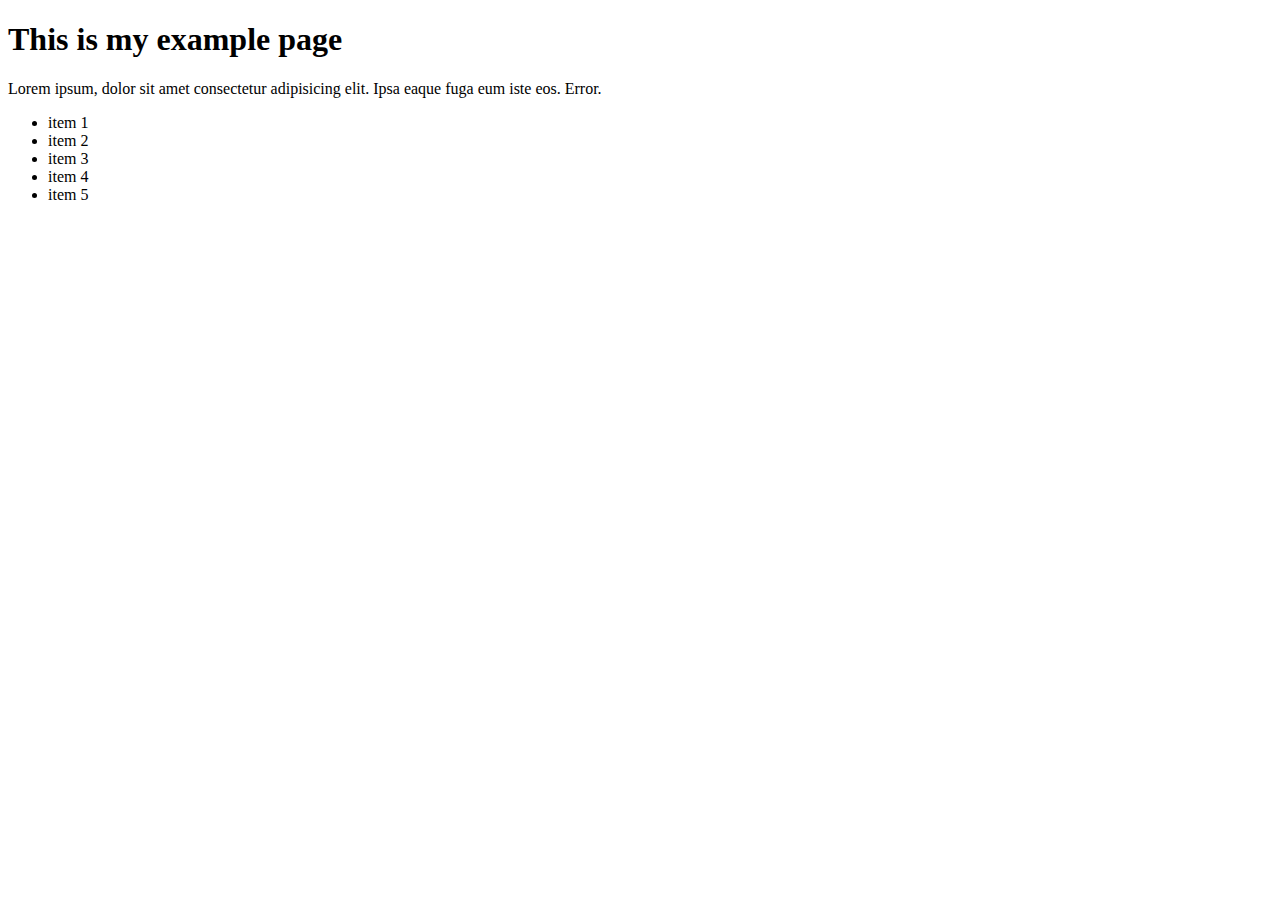
<file: week_5/index.html>
<!DOCTYPE html>
<html lang="en">
<head>
    <meta charset="UTF-8">
    <meta http-equiv="X-UA-Compatible" content="IE=edge">
    <meta name="viewport" content="width=device-width, initial-scale=1.0">
    <title>DOM live-coding</title>
</head>
<body>
    <h1>This is my example page</h1>
    <p>Lorem ipsum, dolor sit amet consectetur adipisicing elit. Ipsa eaque fuga eum iste eos. Error.
    </p>
    <ul>
        <li>item 1</li>
        <li>item 2</li>
        <li>item 3</li>
        <li>item 4</li>
        <li>item 5</li>
    </ul>
    <script src="script.js"></script>
</body>
</html>
</file>
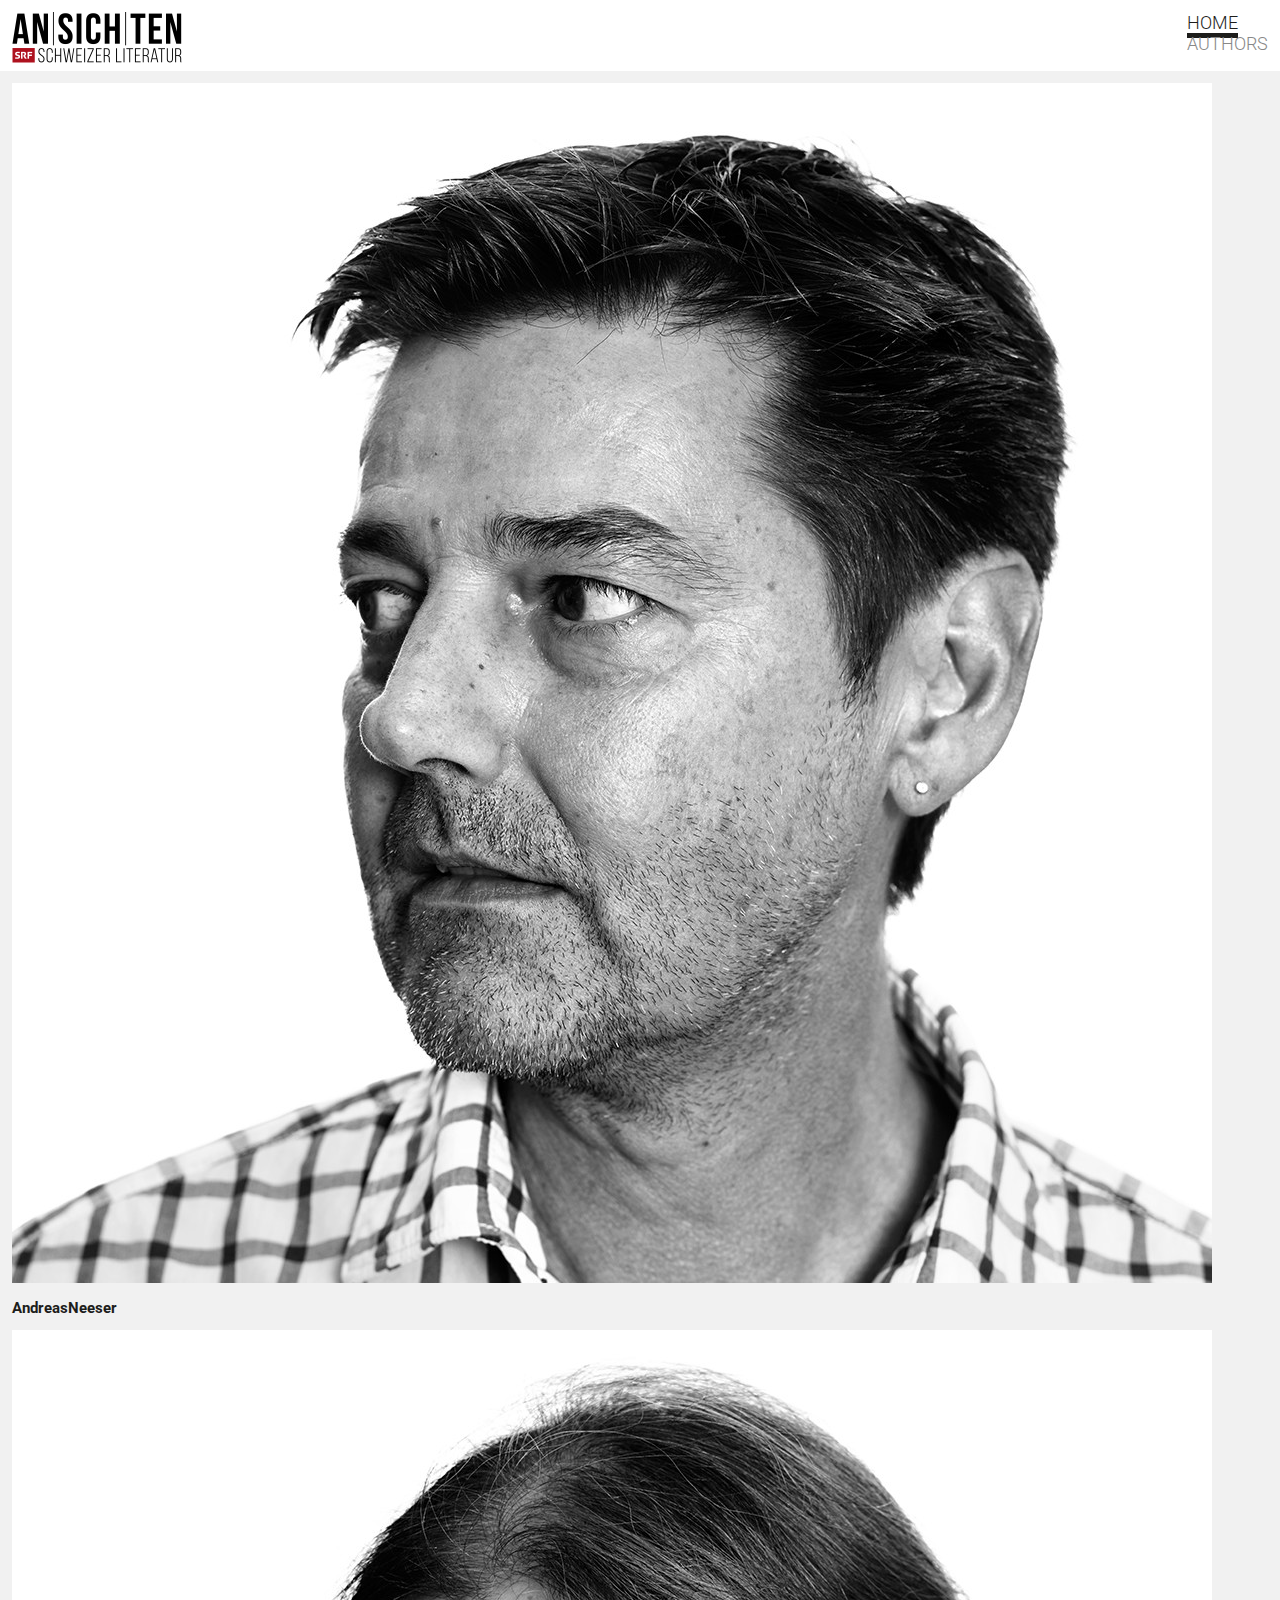
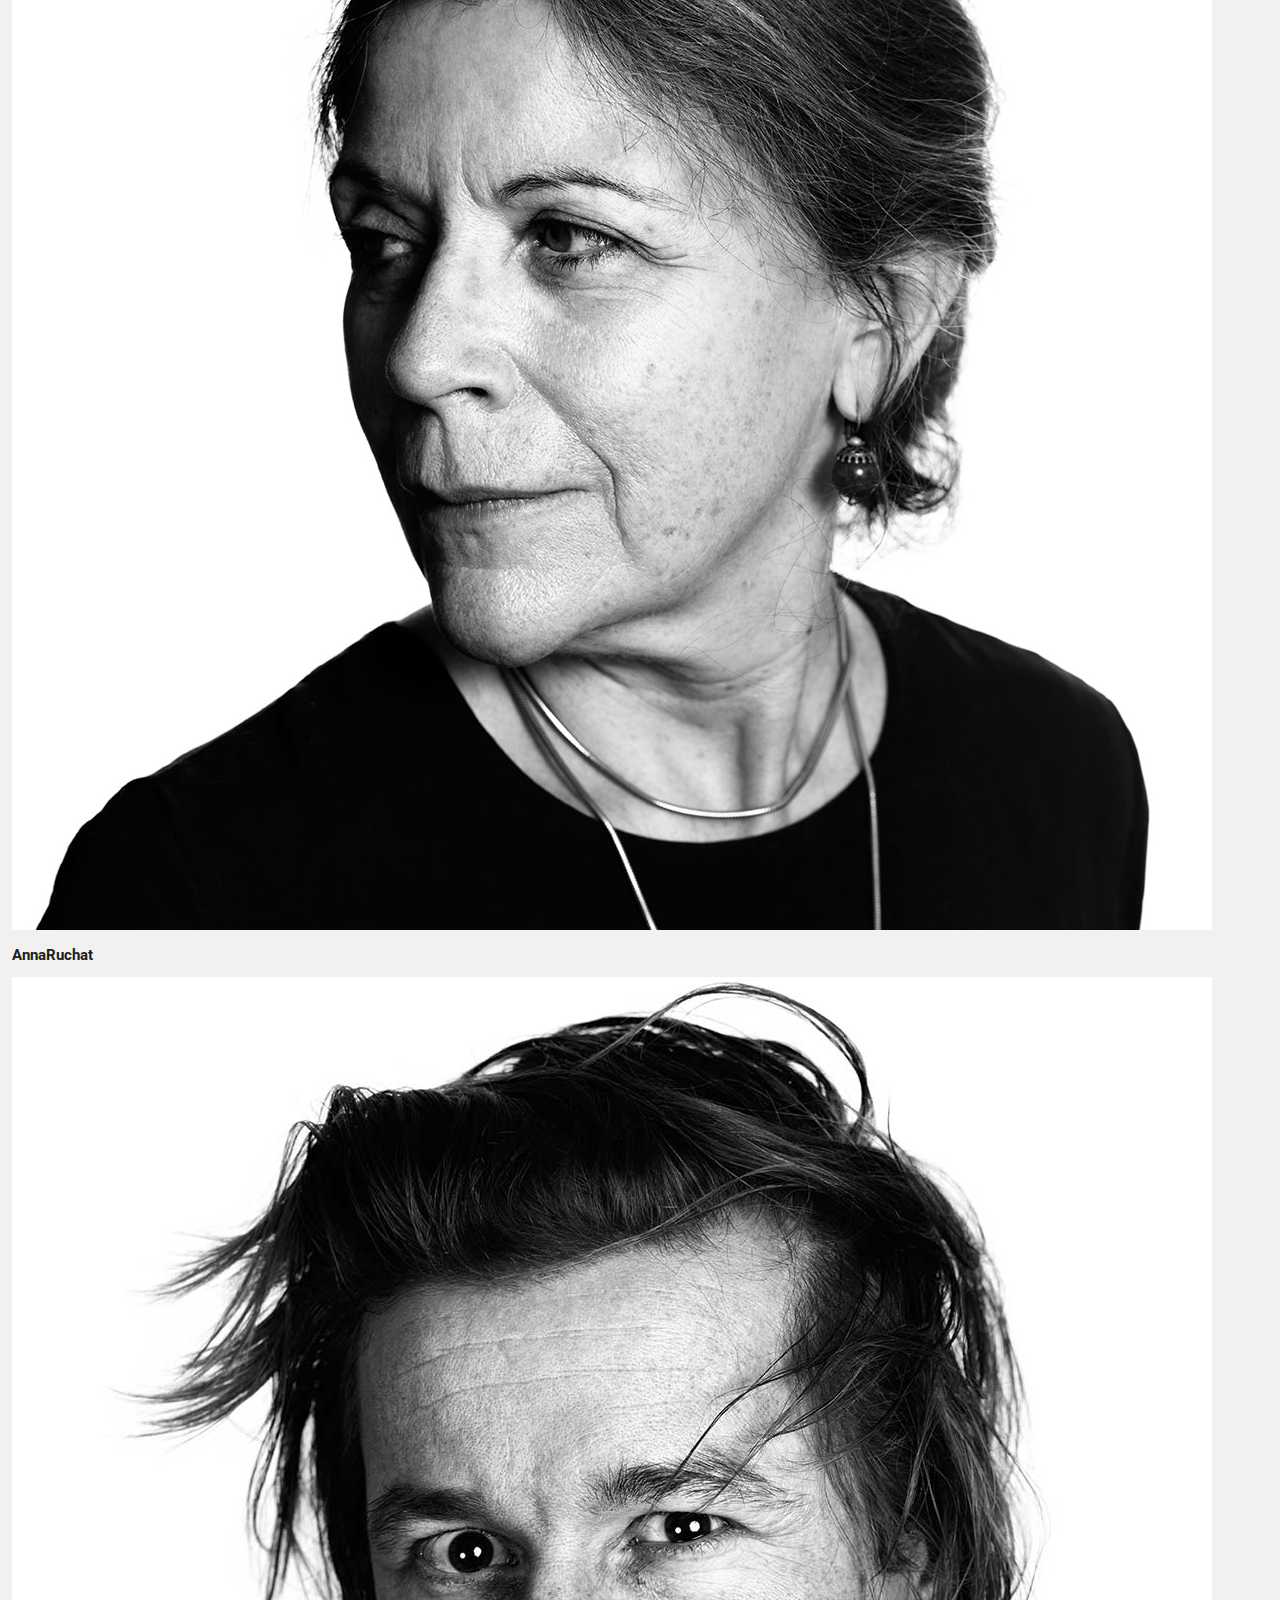
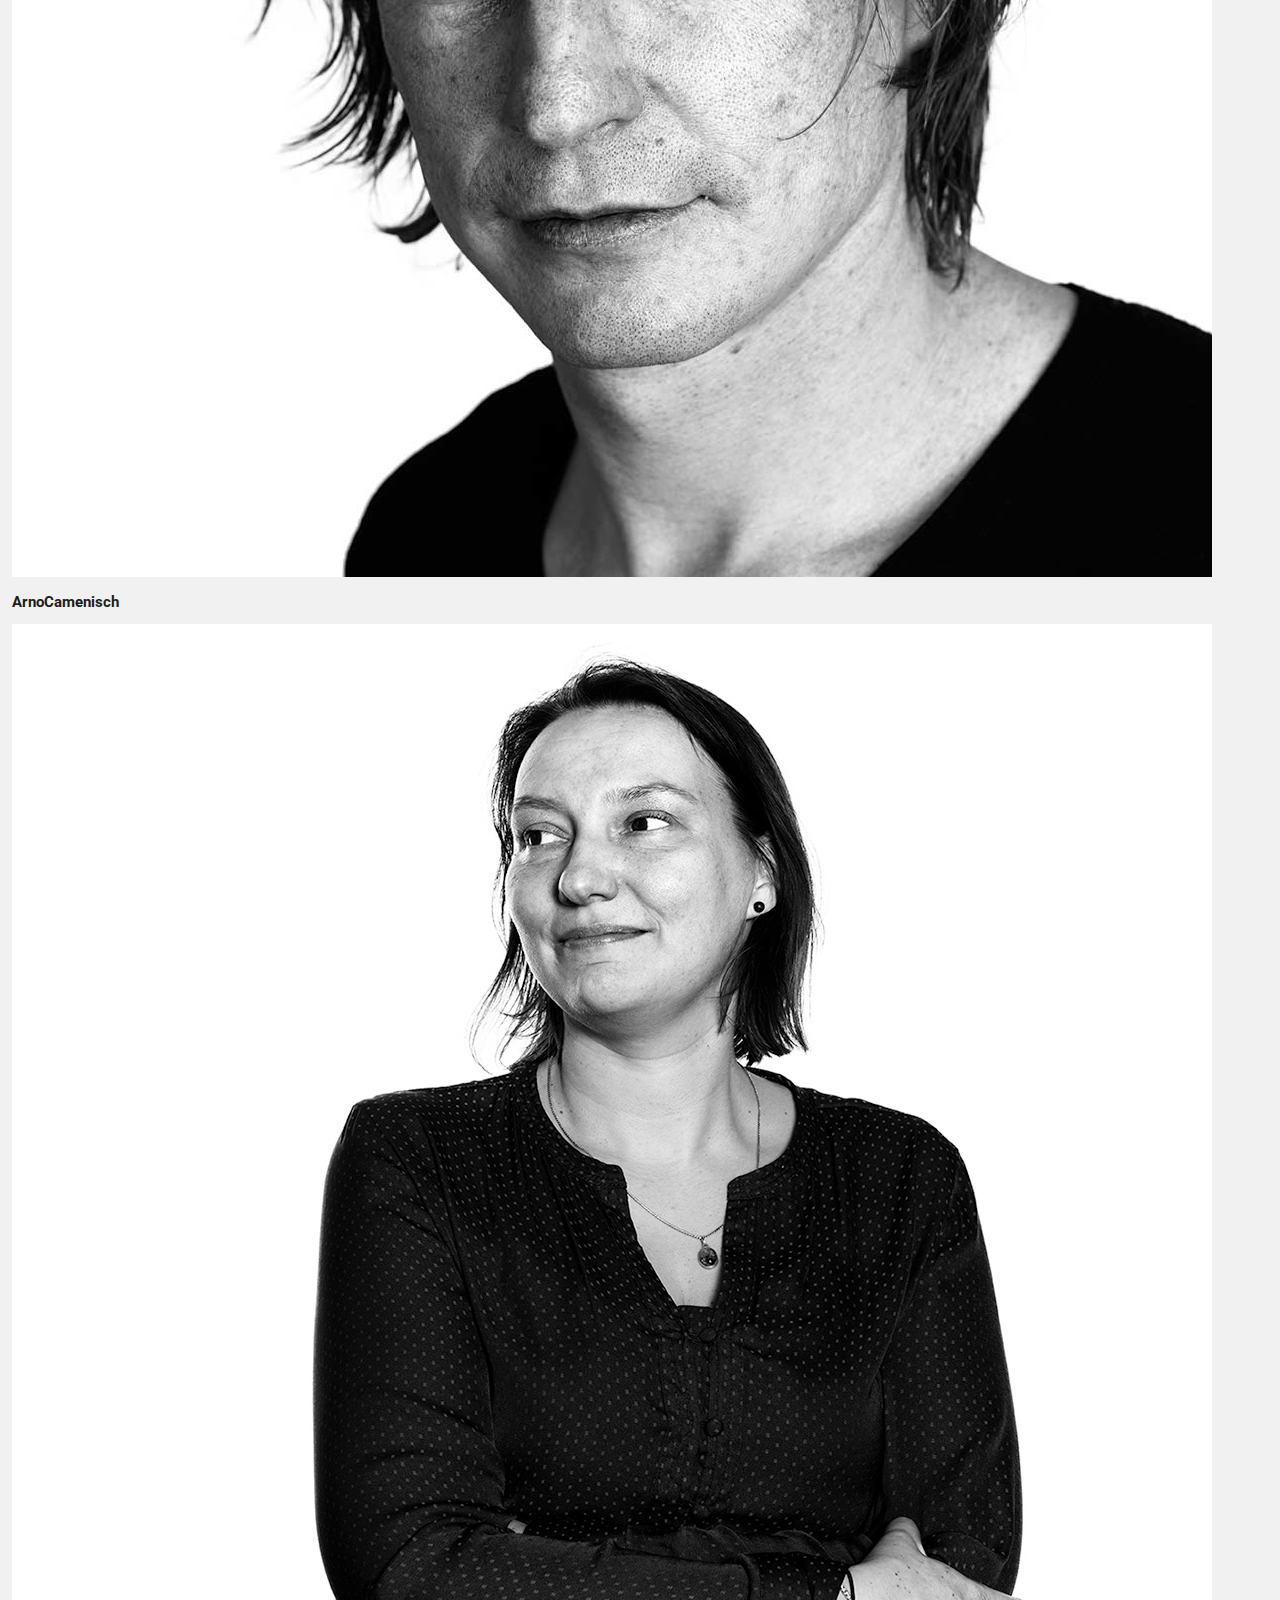
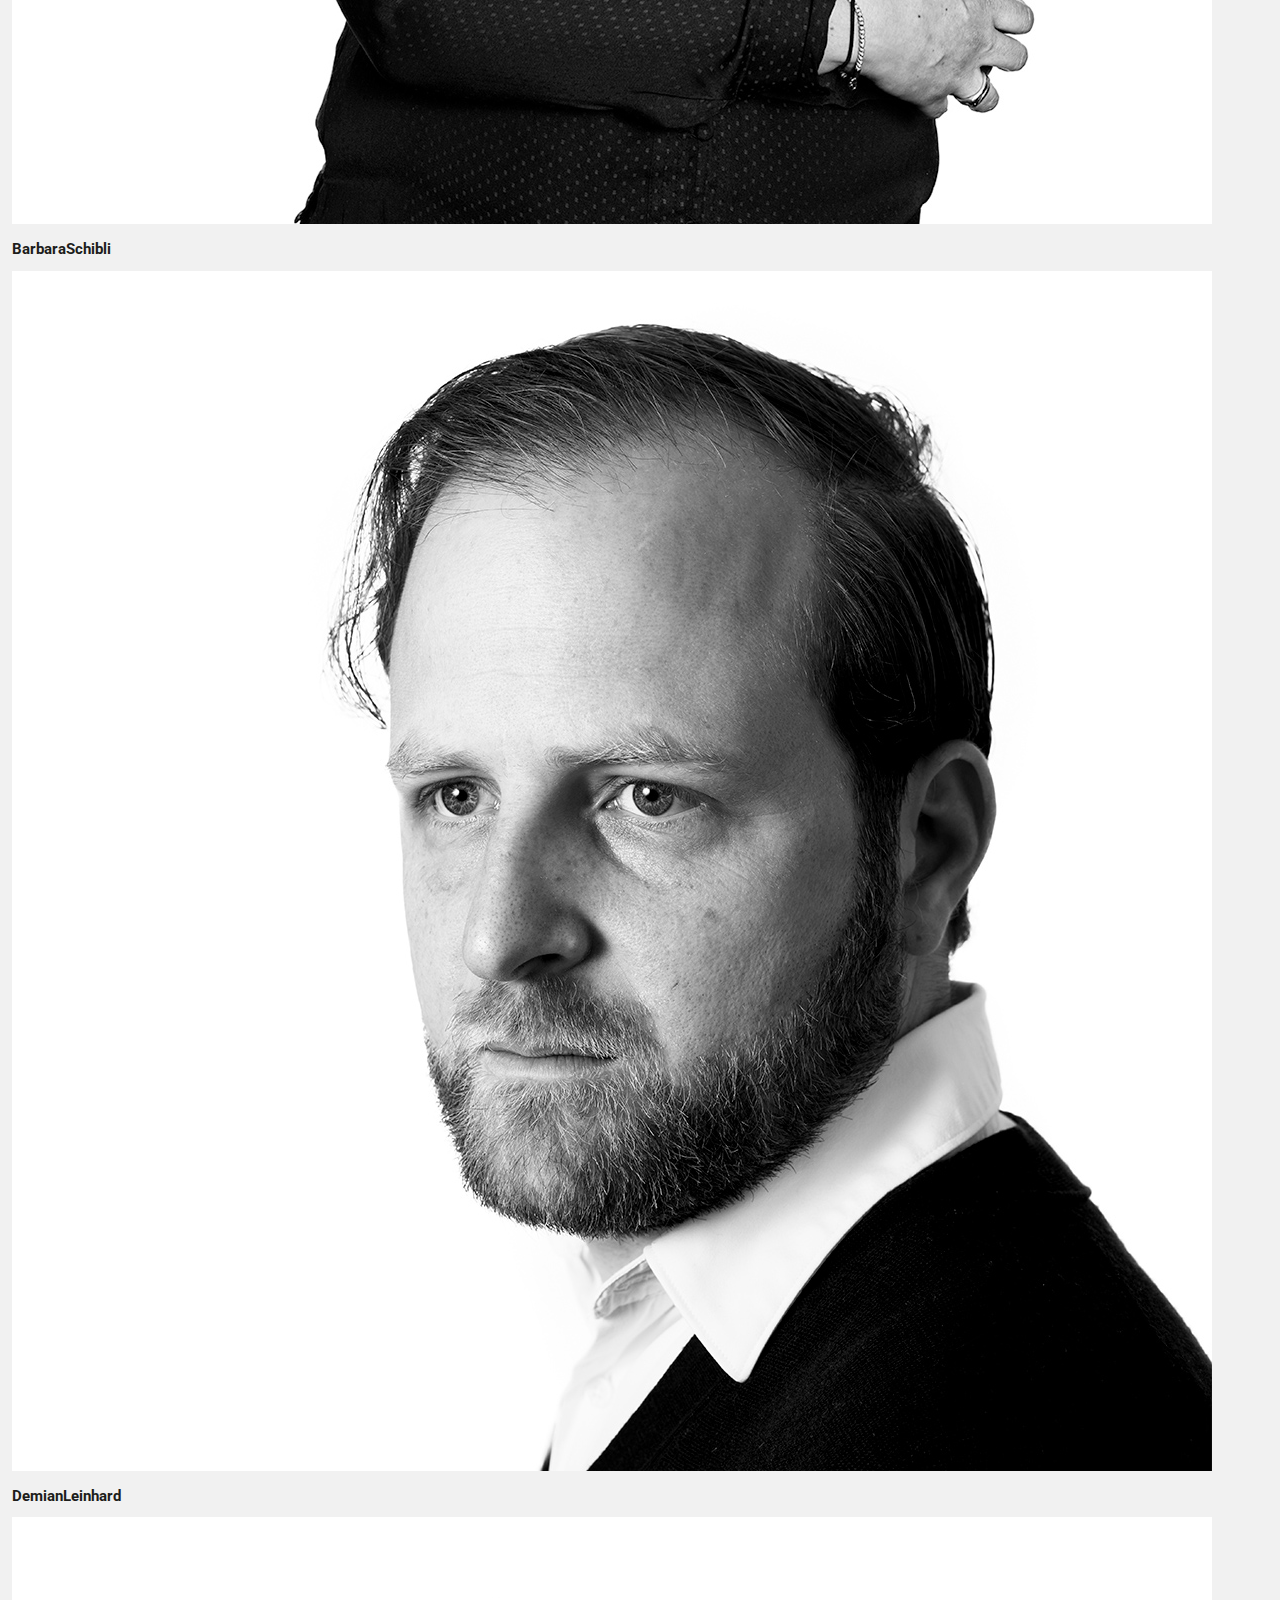
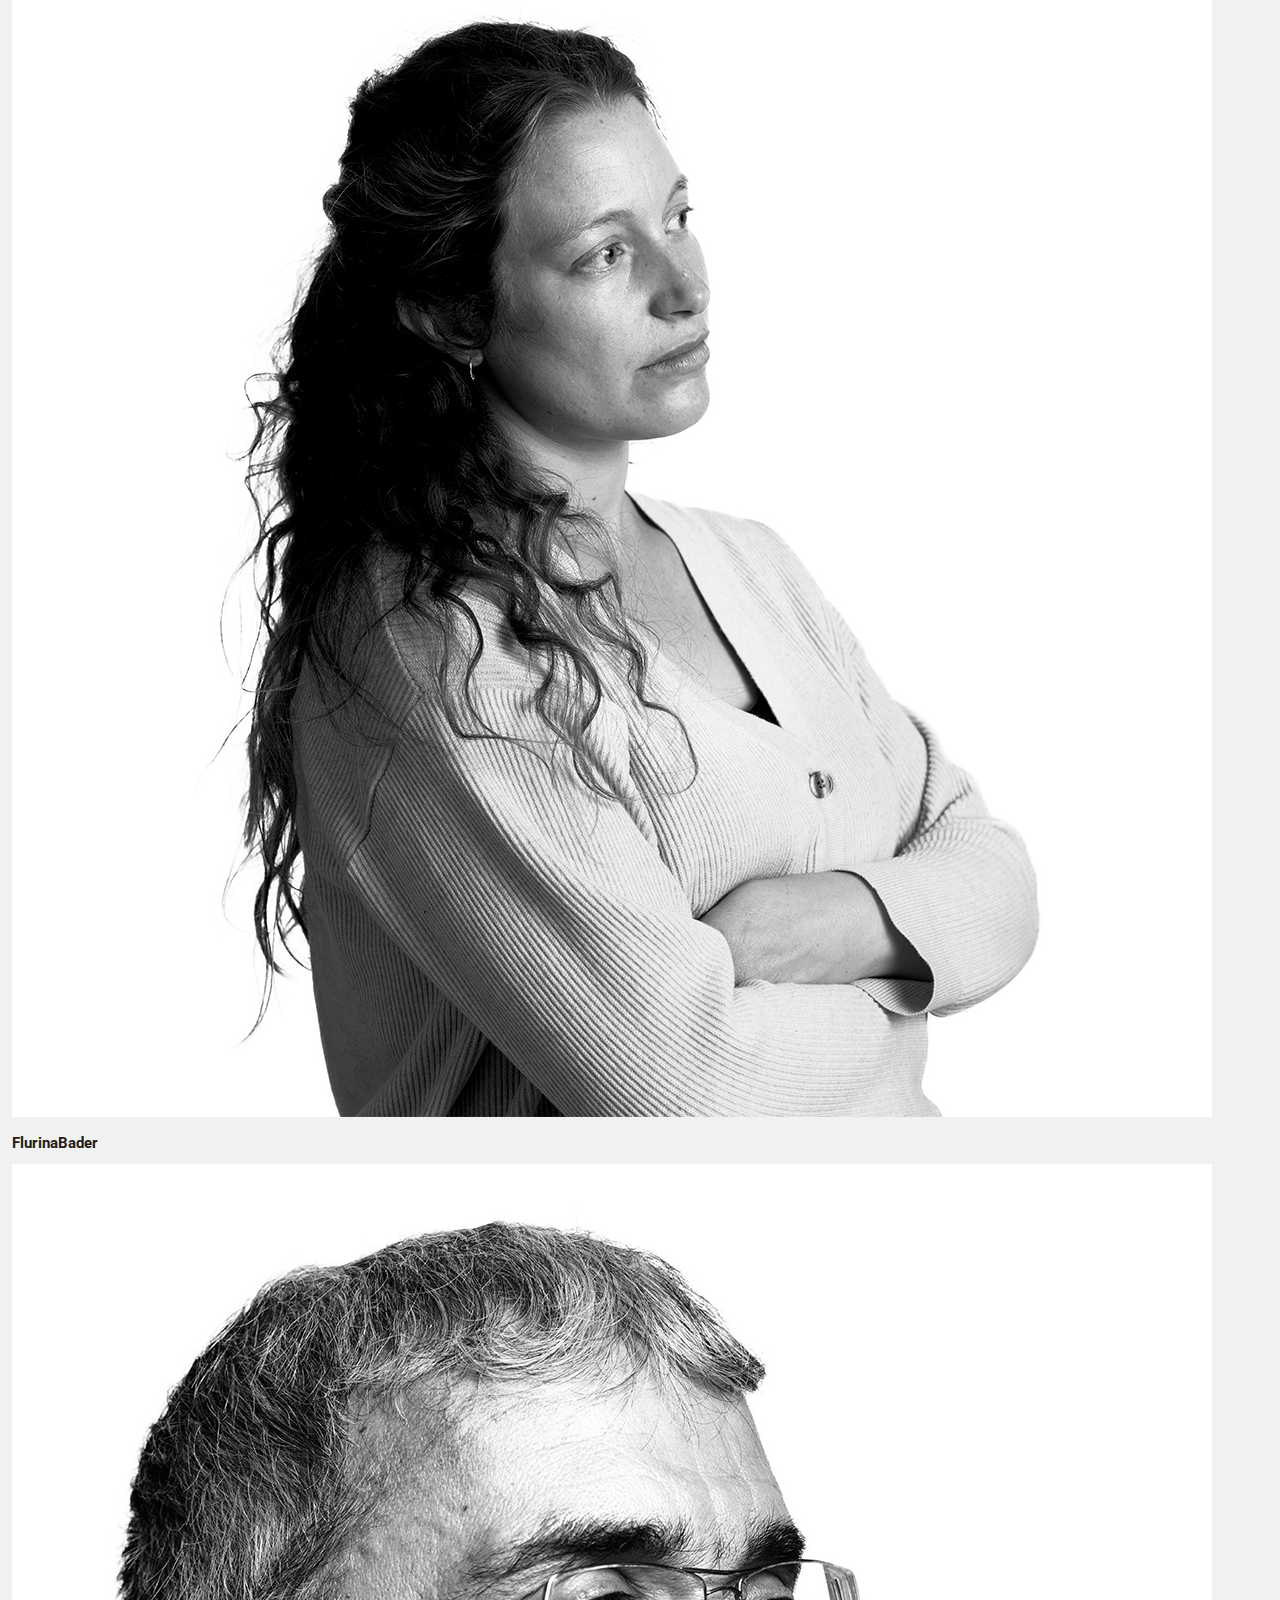
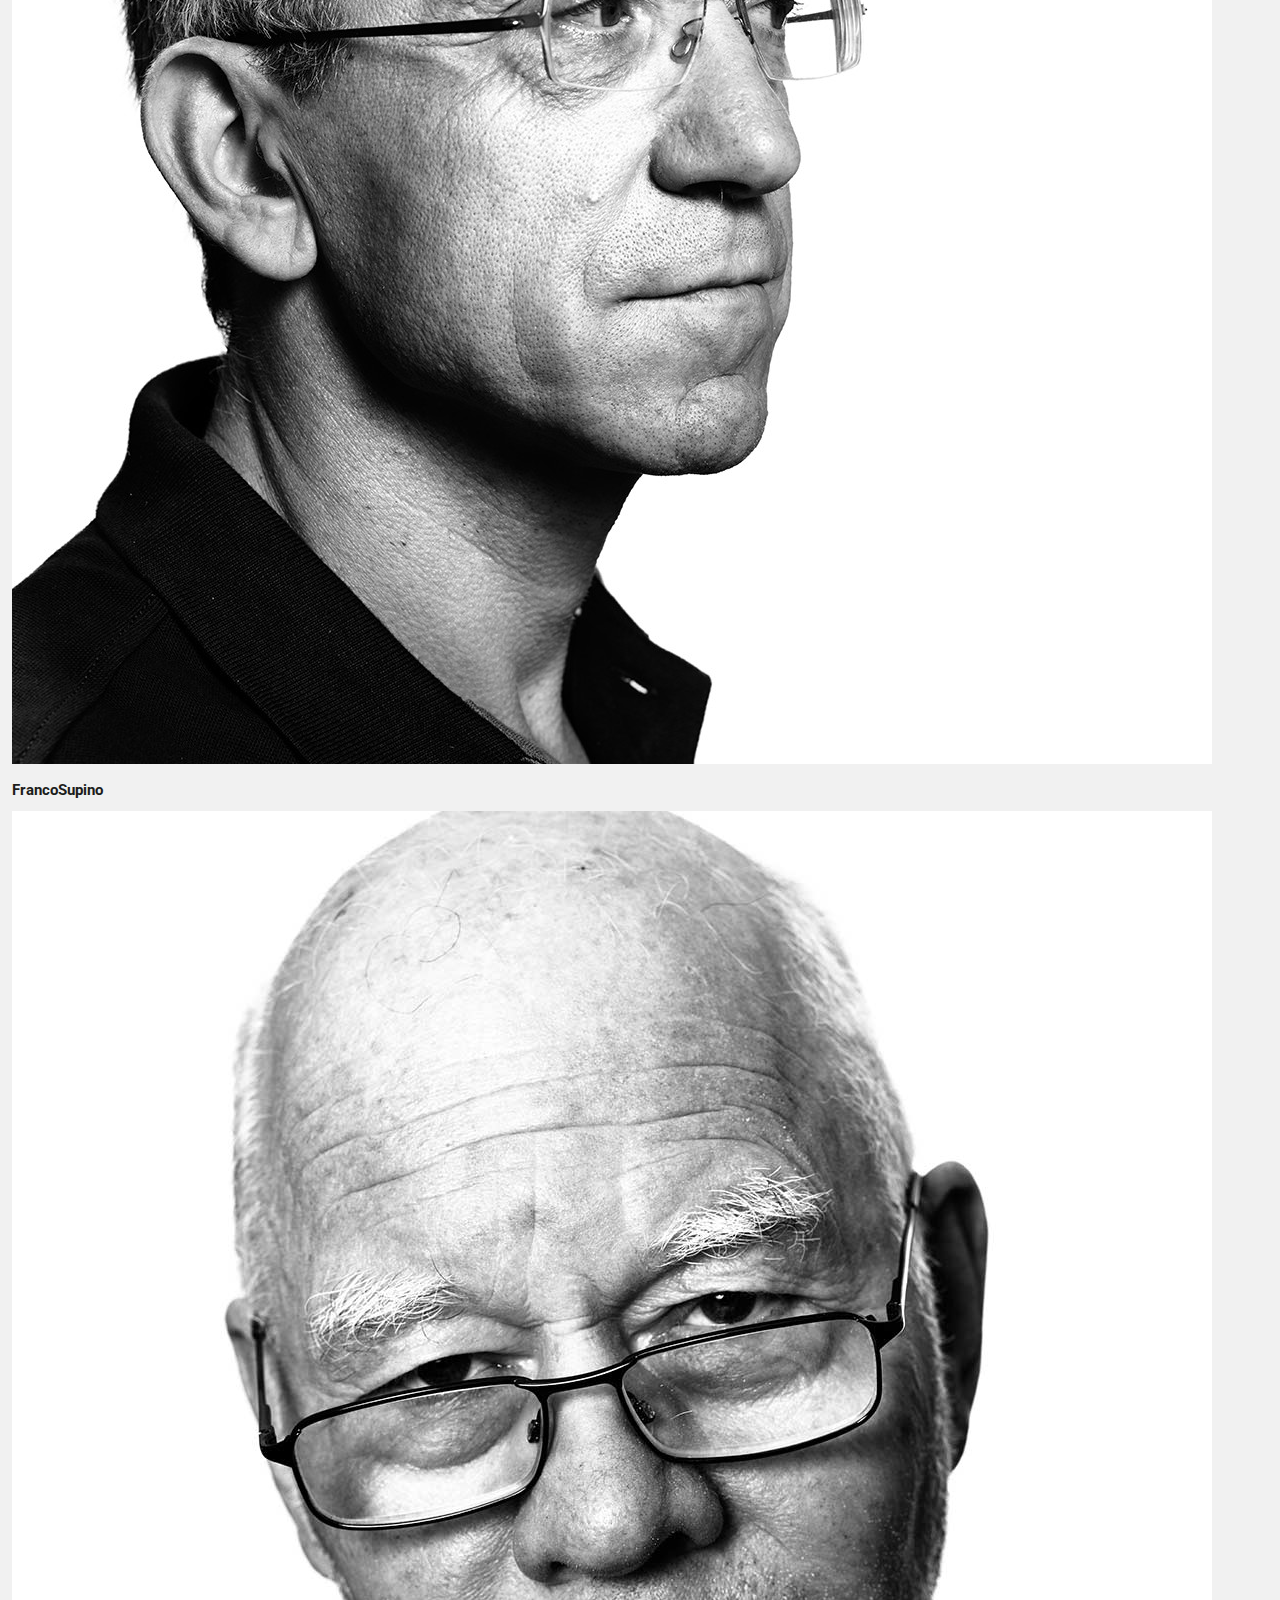
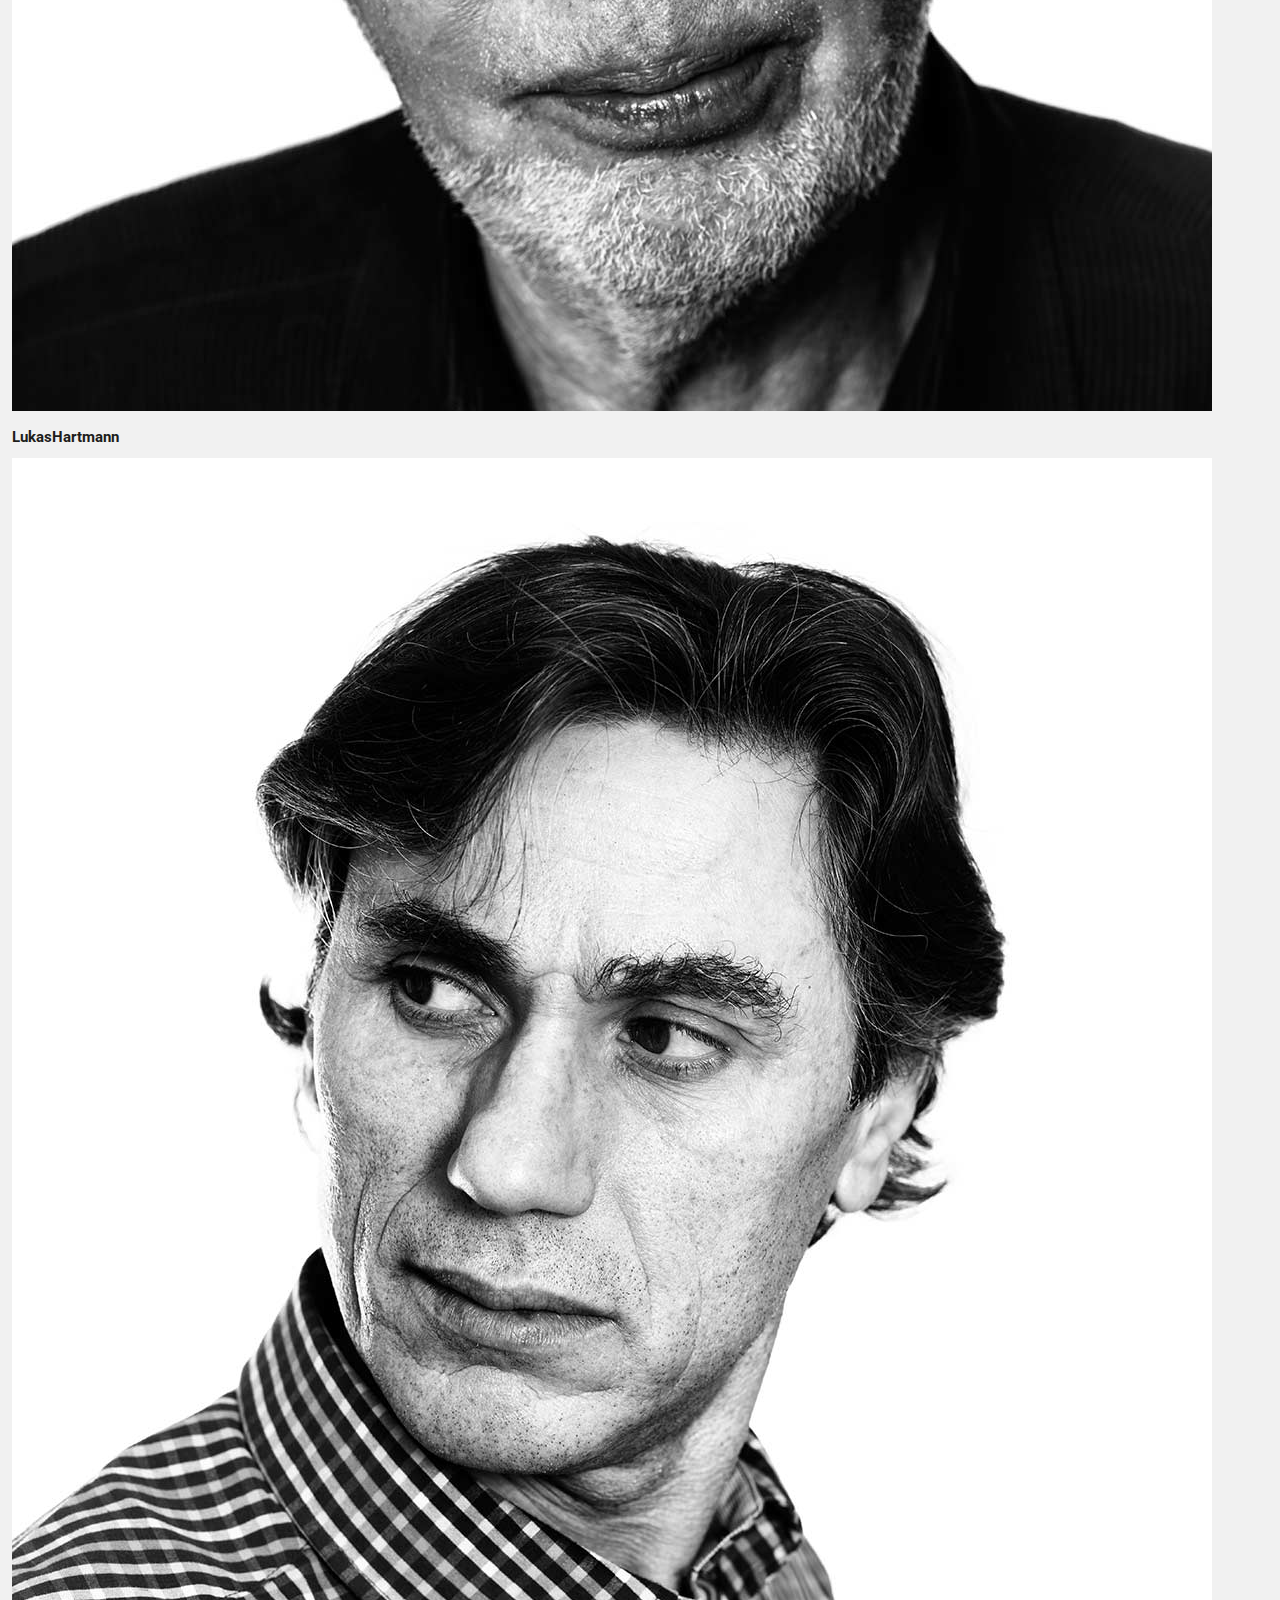
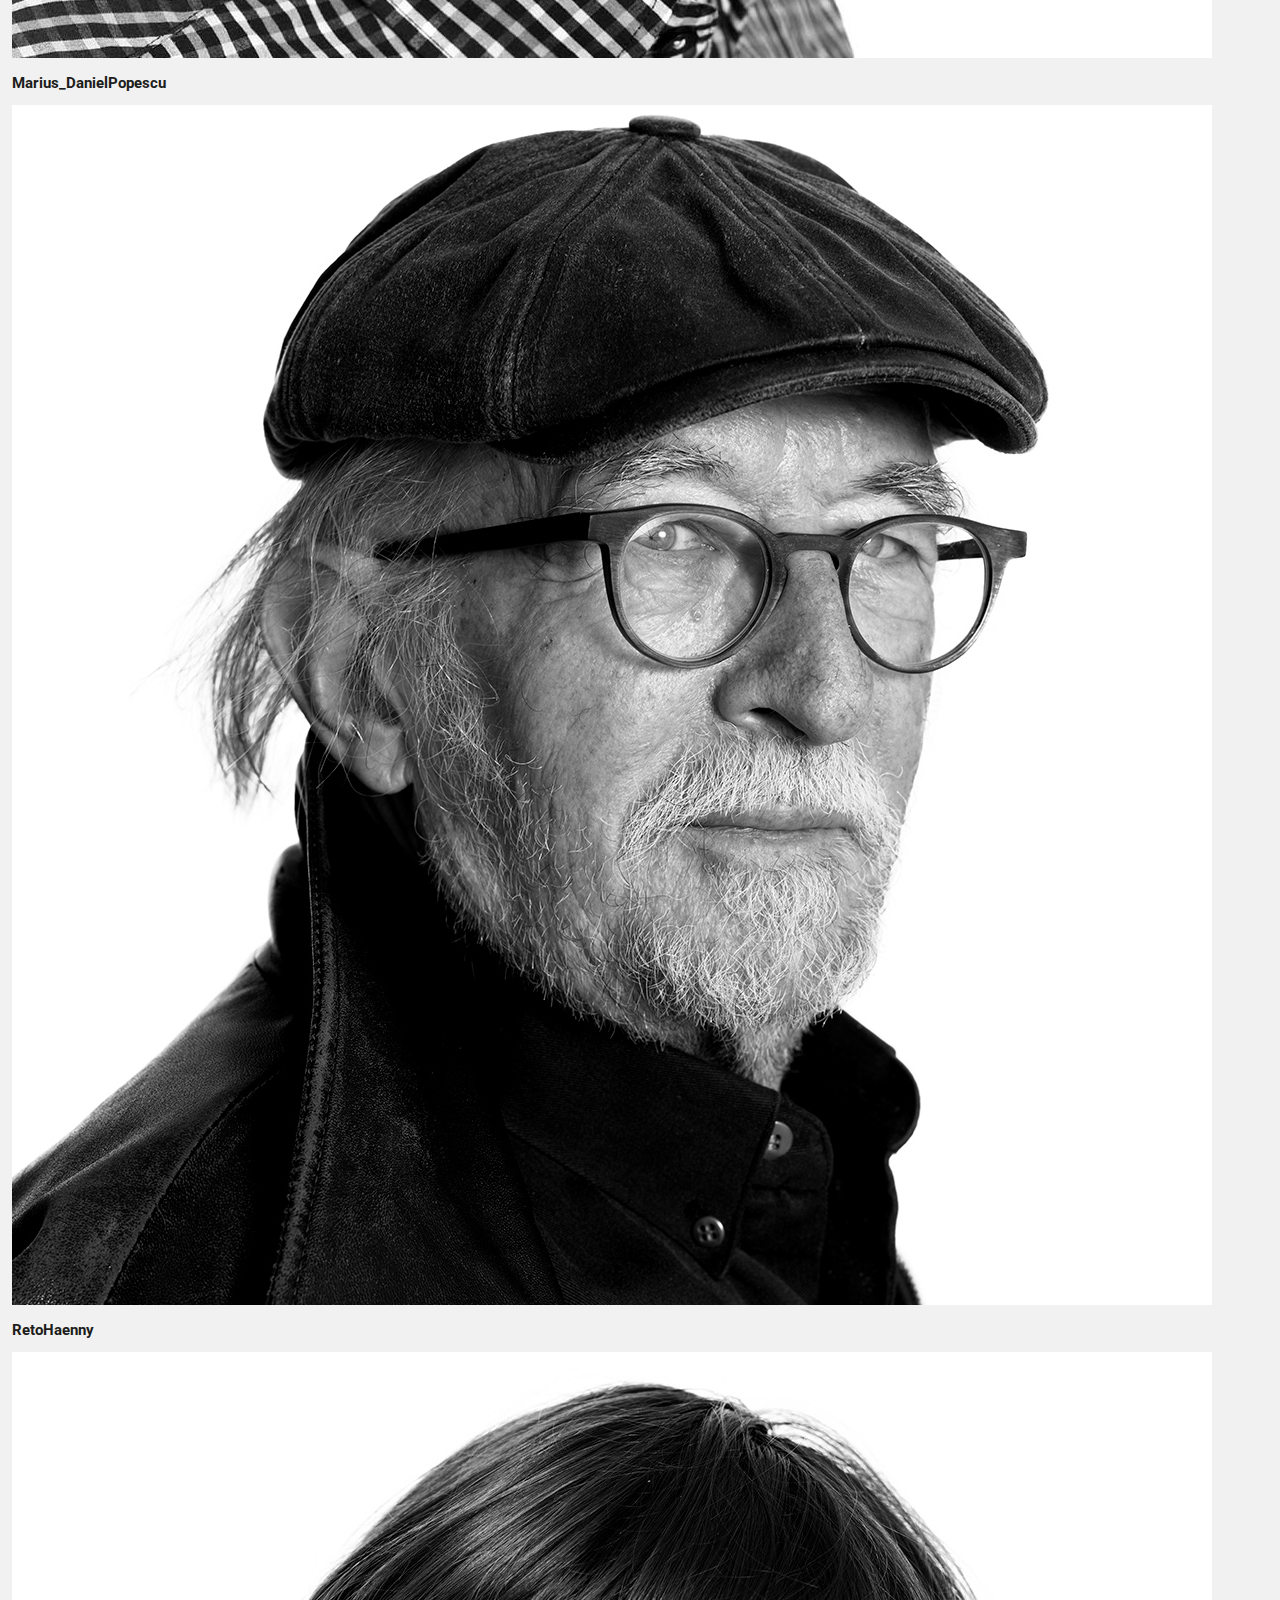
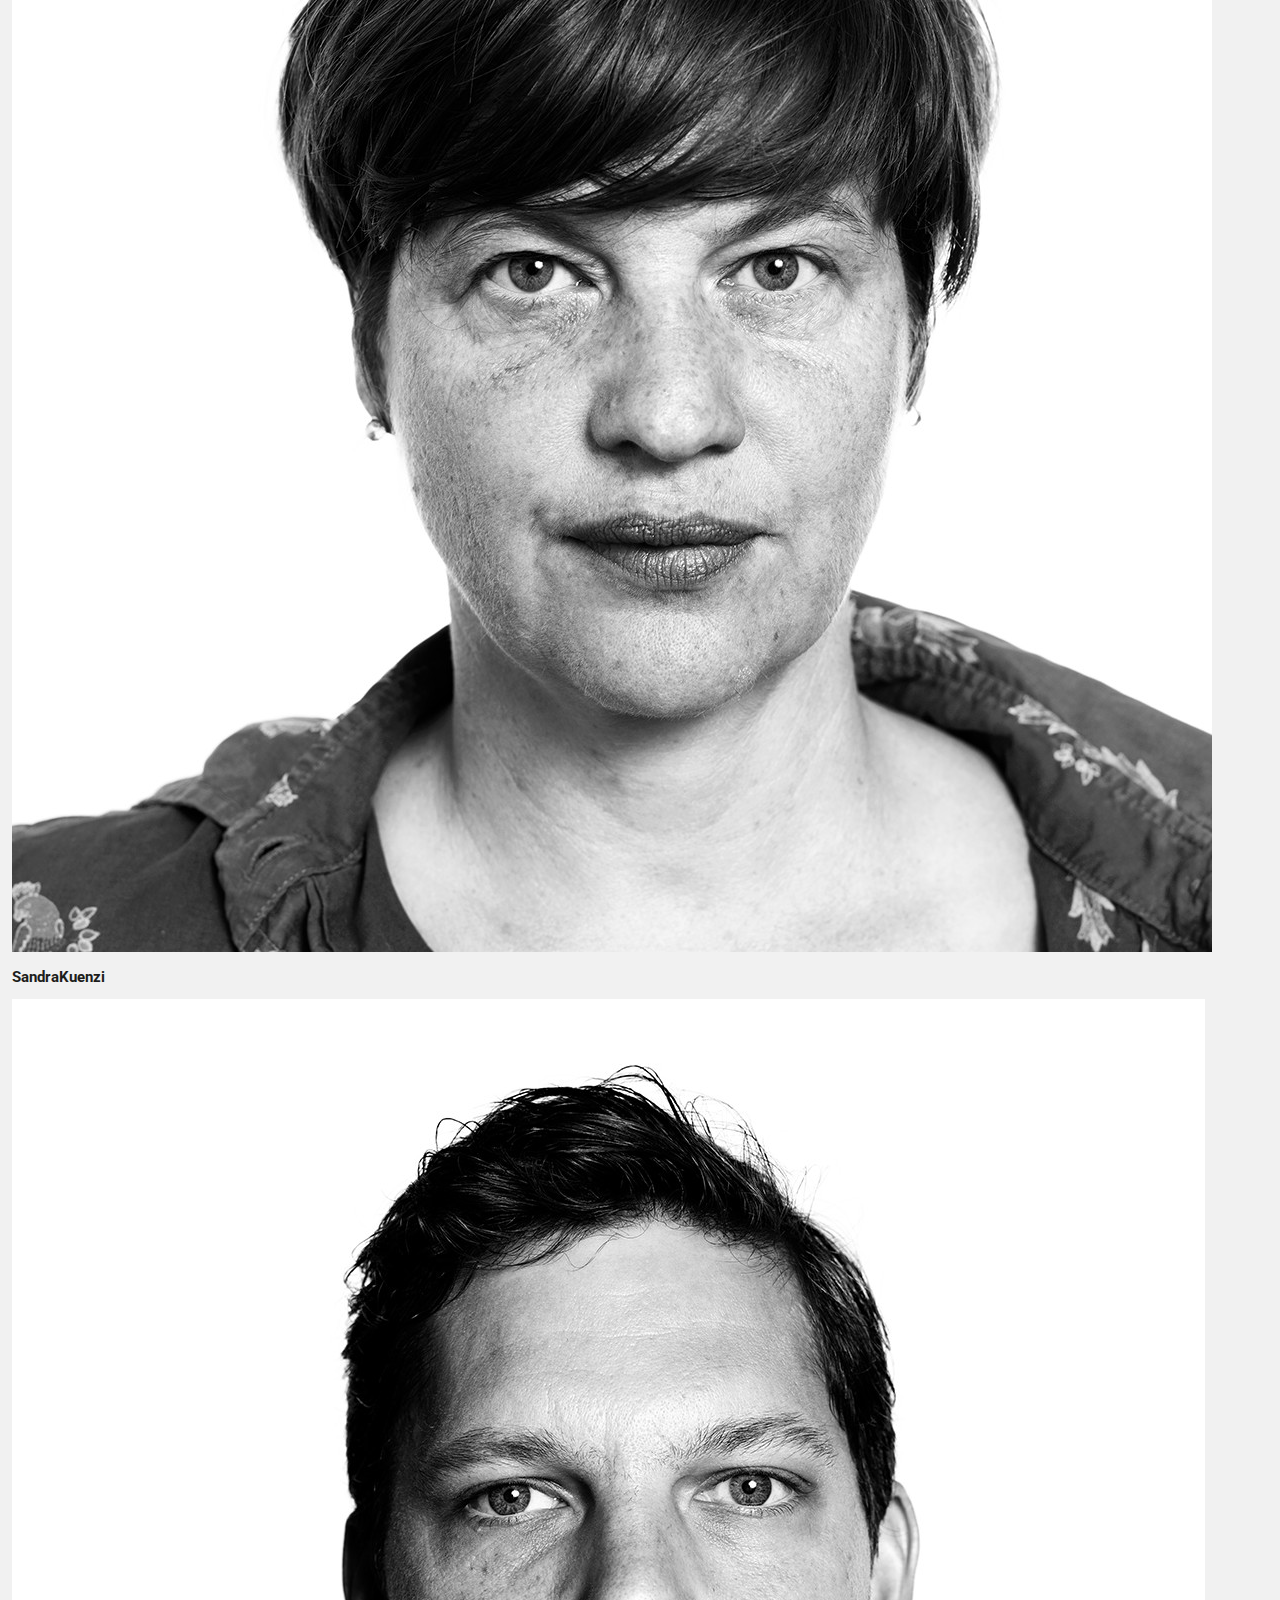
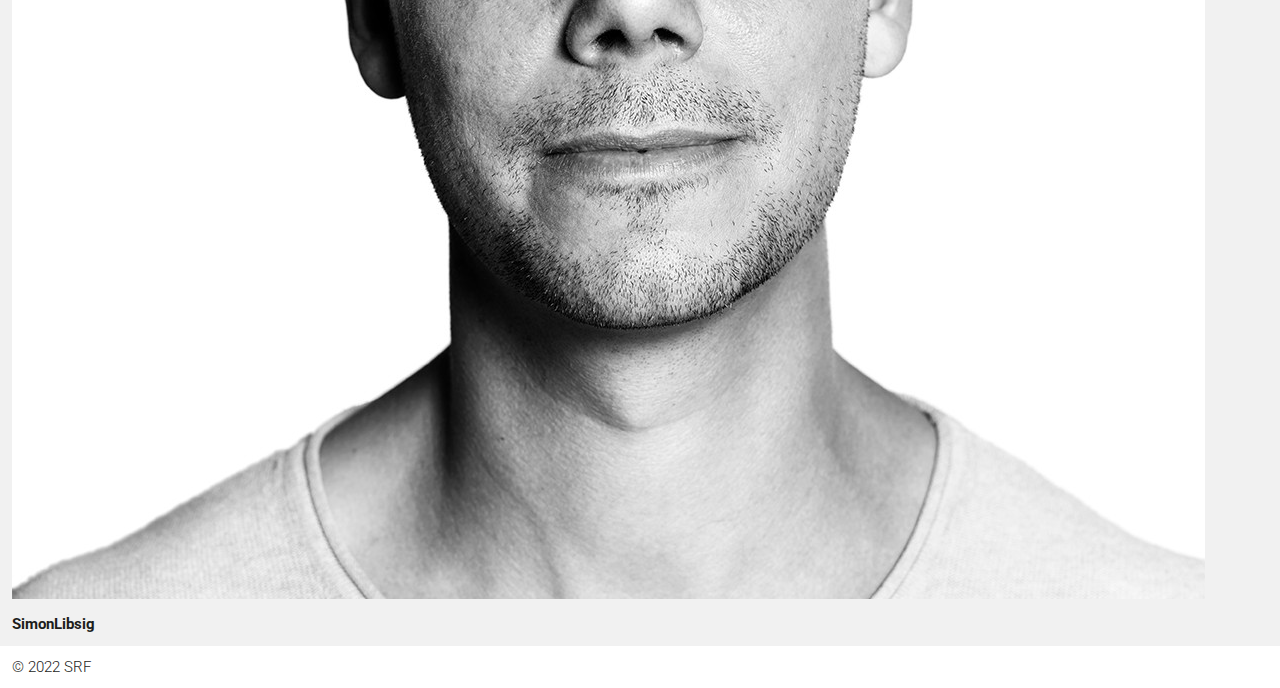
<file: week_6/index.html>
<!DOCTYPE html>
<html lang="en">
<head>
    <meta charset="UTF-8">
    <meta http-equiv="X-UA-Compatible" content="IE=edge">
    <meta name="viewport" content="width=device-width, initial-scale=1.0">
    <link rel="preconnect" href="https://fonts.googleapis.com">
    <link rel="preconnect" href="https://fonts.gstatic.com" crossorigin>
    <link href="https://fonts.googleapis.com/css2?family=Roboto:wght@300;400;500;700&display=swap" rel="stylesheet"> 
    <link rel="stylesheet" href="style.css">
    <title>Swiss authors</title>
</head>
<body>
    <header>
        <a href="/"><img src="img/ansichten-literatur-srf-logo.png" alt="Logo Swiss Authors SRF"></a>
        <nav>
            <ul>
                <li class="active"><a href="/">Home</a></li>
                <li><a href="authours.html">Authors</a></li>
            </ul>
        </nav>
    </header>
    <main>
        <h1 class="sr-only">Swiss authors</h1>
        <ul>
            
        </ul>
    </main>
    <footer>
        &copy; 2022 SRF
    </footer>
    <script src="scripts.js"></script>
</body>
</html>
</file>
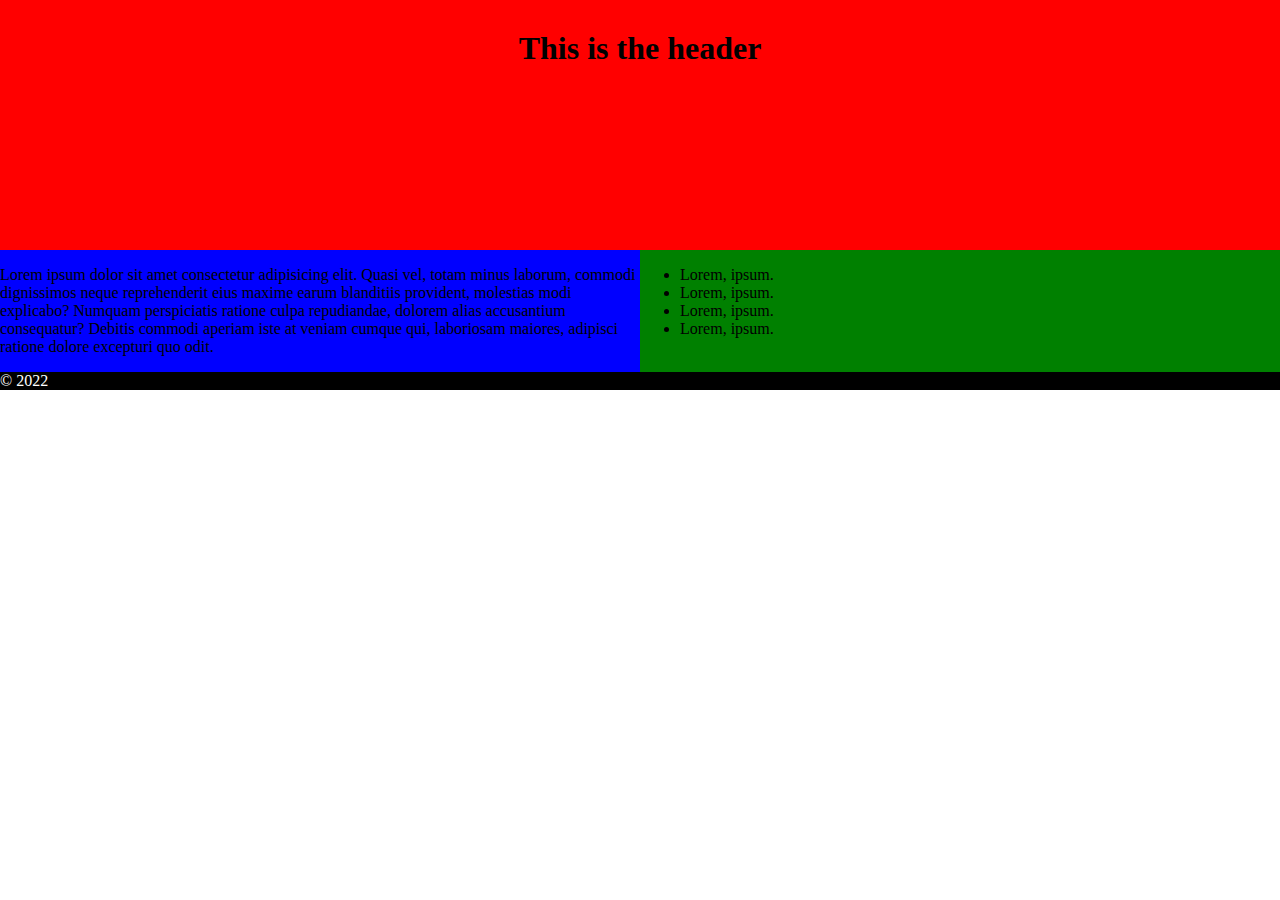
<file: week_2/friday/index.html>
<!DOCTYPE html>
<html lang="en">
<head>
    <meta charset="UTF-8">
    <meta http-equiv="X-UA-Compatible" content="IE=edge">
    <meta name="viewport" content="width=device-width, initial-scale=1.0">
    <title>CSS Layouts</title>
    <link rel="stylesheet" href="style.css">
</head>
<body>
    <h1>This is the header</h1>
    <main>
        <p>Lorem ipsum dolor sit amet consectetur adipisicing elit. Quasi vel, totam minus laborum, commodi dignissimos neque reprehenderit eius maxime earum blanditiis provident, molestias modi explicabo? Numquam perspiciatis ratione culpa repudiandae, dolorem alias accusantium consequatur? Debitis commodi aperiam iste at veniam cumque qui, laboriosam maiores, adipisci ratione dolore excepturi quo odit.</p>
    </main>
    <aside>
        <ul>
            <li>Lorem, ipsum.</li>
            <li>Lorem, ipsum.</li>
            <li>Lorem, ipsum.</li>
            <li>Lorem, ipsum.</li>
        </ul>
    </aside>
    <footer>
        &copy; 2022
    </footer>
</body>
</html>
</file>
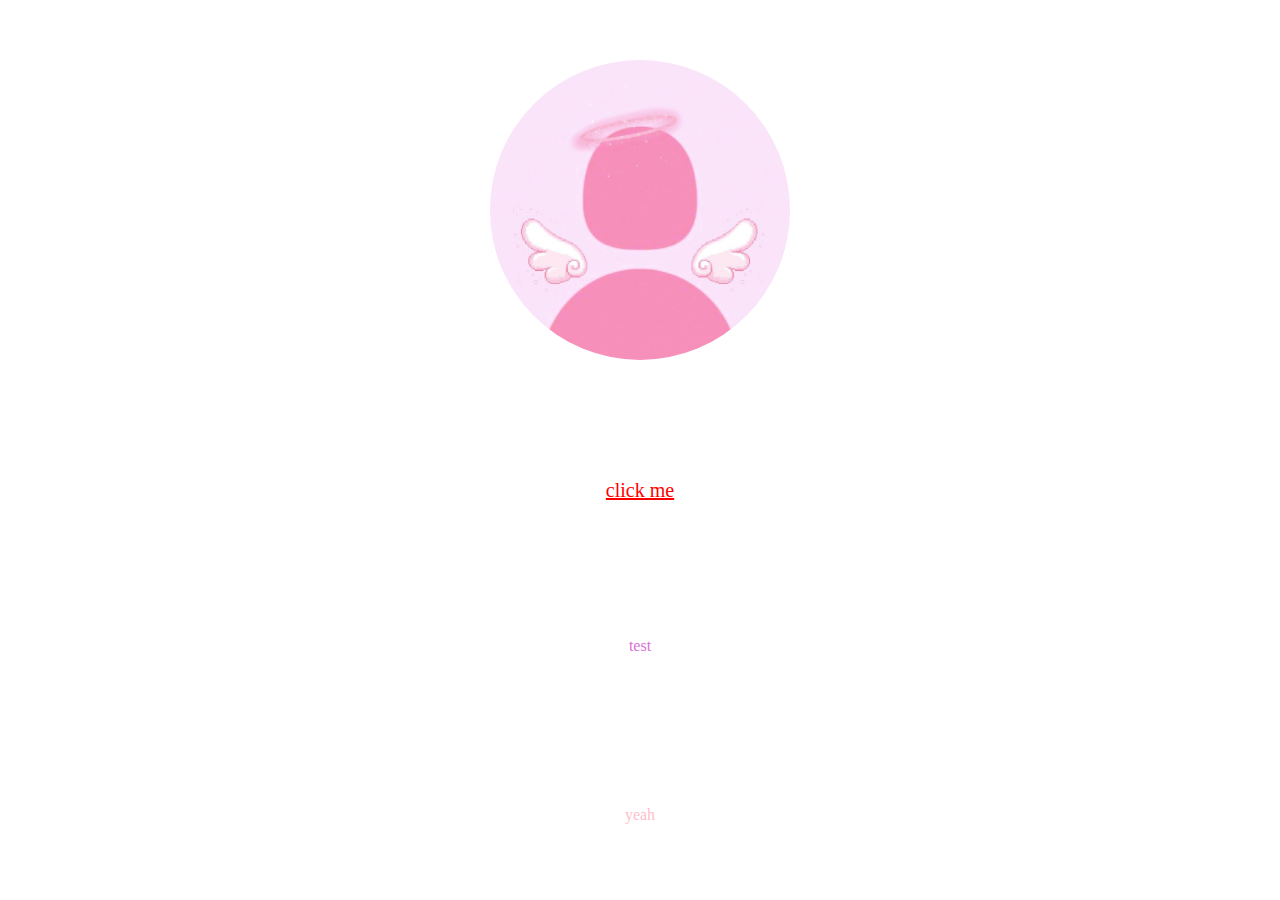
<file: week_2/live-coding/index.html>
<!DOCTYPE html>
<html lang="en">
<head>
    <meta charset="UTF-8">
    <meta http-equiv="X-UA-Compatible" content="IE=edge">
    <meta name="viewport" content="width=device-width, initial-scale=1.0">
    <title>circle photo</title>
    <link href="style.css" rel="stylesheet">
</head>
<body>
    <img src="me.jpg" alt="This is me, Susanne">
    <a href="https://www.google.ch">click me</a>
    <p class="paragraph" id="paragraph">test</p>
    <p>yeah</p>
</body>
</html>
</file>
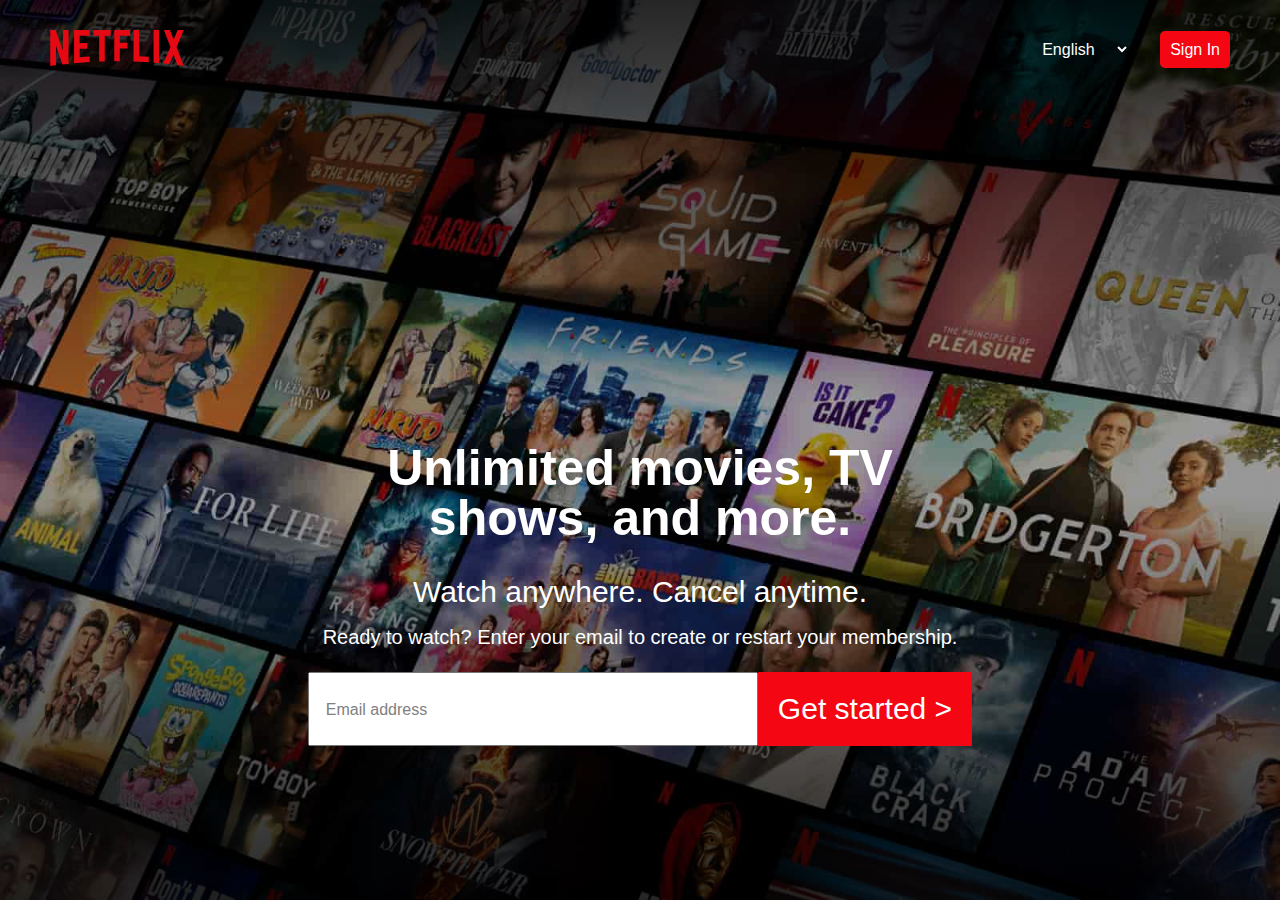
<file: week_2/netflix/index.html>
<!DOCTYPE html>
<html lang="en">
<head>
    <meta charset="UTF-8">
    <meta http-equiv="X-UA-Compatible" content="IE=edge">
    <meta name="viewport" content="width=device-width, initial-scale=1.0">
    <title>Netflix Demo</title>
    <link rel="stylesheet" href="style.css">
</head>
<body>
    <header>
        <nav>
            <h2 class="visuallyhidden">Navigation</h2>
            <ul>
                <li>
                    <a href="#"><img src="img/netflix_logo.svg" alt="Netflix Logo"></a>
                </li>
                <li>
                    <label for="lang">Language Switcher</label>
                    <select id="lang" name="lang">
                        <option value="de">Deutsch</option>
                        <option value="fr">Français</option>
                        <option selected value="en">English</option>
                    </select>
                </li>
                <li>
                    <a href="login/" class="btn">Sign In</a>
                </li>
            </ul>
        </nav>
        <form action="signup/" name="membership" method="post">
            <h1>Unlimited movies, TV shows, and more.</h1>
            <h2>Watch anywhere. Cancel anytime.</h2>
            <p>Ready to watch? Enter your email to create or restart your membership.</p>
            <fieldset name="register-now">
                <input type="email" name="email" id="email">
                <label for="email">Email address</label>
                <button type="submit">Get started &gt;</button>
            </fieldset>
        </form>
    </header>
    <main></main>
    <footer></footer>
</body>
</html>
</file>
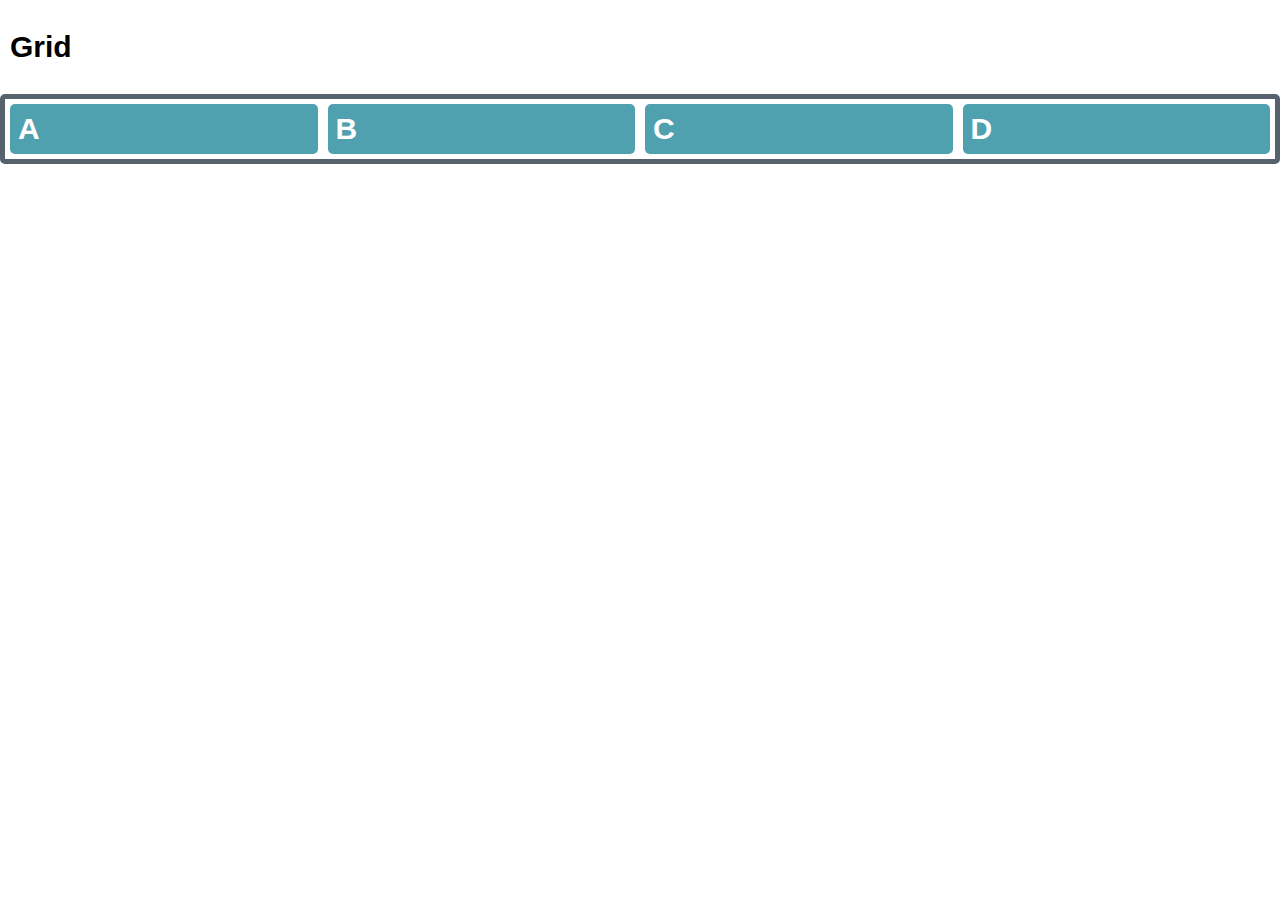
<file: week_3/columns/index.html>
<!DOCTYPE html>
<html lang="en">
<head>
    <meta charset="UTF-8">
    <meta http-equiv="X-UA-Compatible" content="IE=edge">
    <meta name="viewport" content="width=device-width, initial-scale=1.0">
    <title>Responsive Columns</title>
    <link href="style.css" rel="stylesheet">
</head>
<body>
   <h1>Grid</h1>
   <ul>
       <li>A</li>
       <li>B</li>
       <li>C</li>
       <li>D</li>
   </ul> 
</body>
</html>
</file>
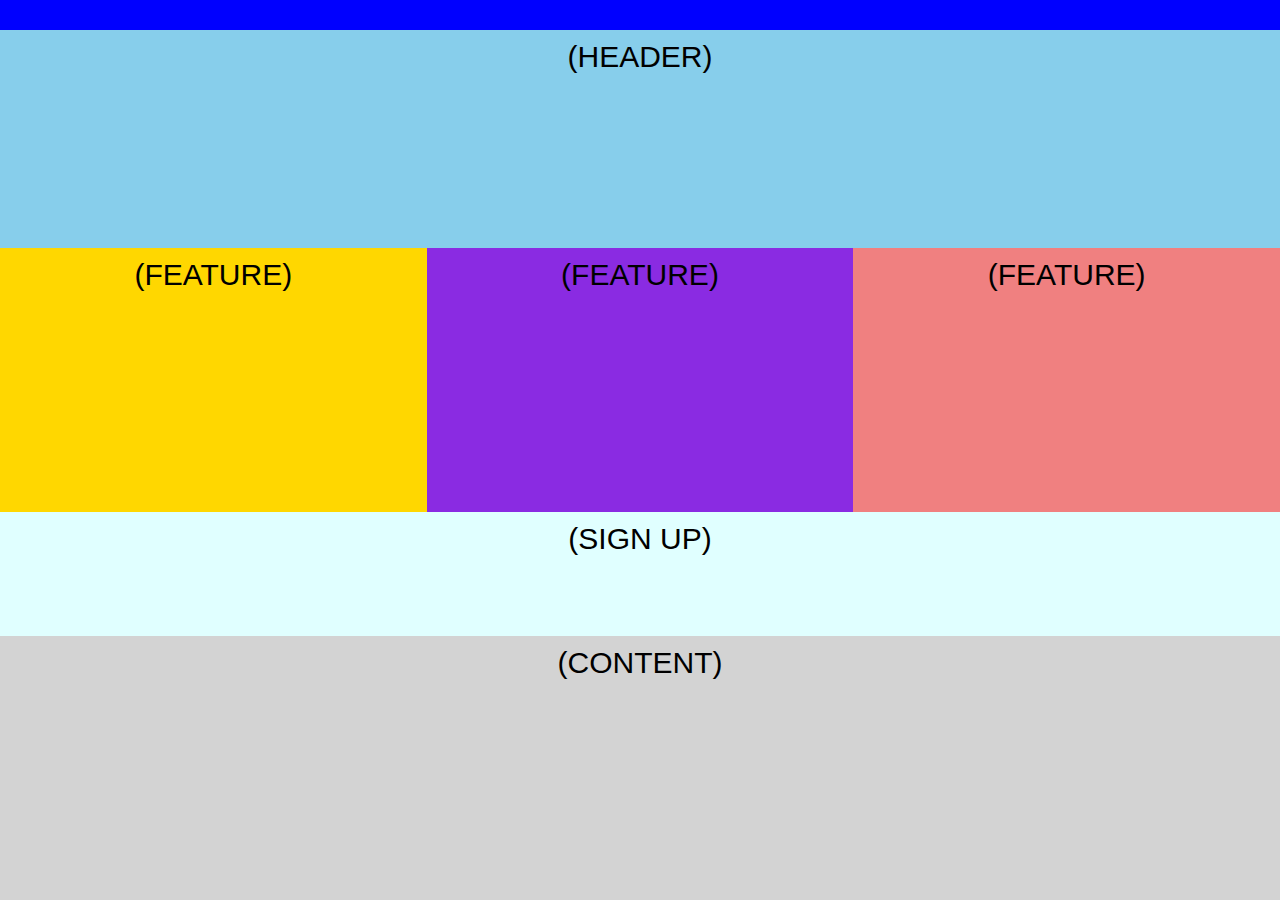
<file: week_3/mobile_first/index.html>
<!DOCTYPE html>
<html lang="en">
<head>
    <meta charset="UTF-8">
    <meta http-equiv="X-UA-Compatible" content="IE=edge">
    <meta name="viewport" content="width=device-width, initial-scale=1.0">
    <title>Mobile first layout</title>
    <link href="style.css" rel="stylesheet">
</head>
<body>
    <header>(Header)</header>
    <main>
        <article>(Content)</article>
        <section>(Sign Up)</section>
        <section>(Feature)</section>
        <section>(Feature)</section>
        <section>(Feature)</section>
    </main>
</body>
</html>
</file>
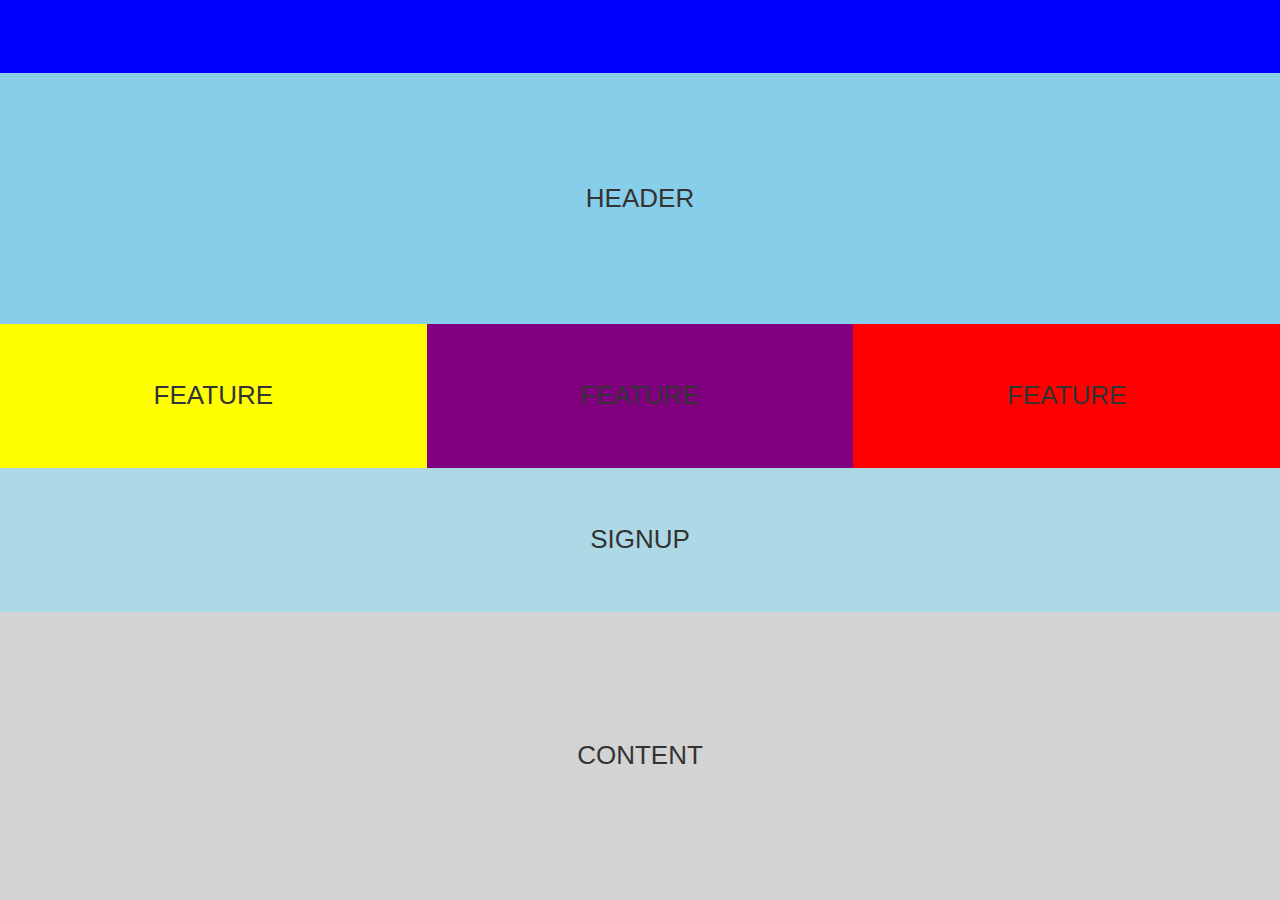
<file: week_3/mobile_first/alternative/index.html>
<!DOCTYPE html>
<html lang="en">
<head>
    <meta charset="UTF-8">
    <meta http-equiv="X-UA-Compatible" content="IE=edge">
    <meta name="viewport" content="width=device-width, initial-scale=1.0">
    <title>Mobile first - simple layout</title>
    <link rel="stylesheet" href="style.css">
    <link rel="stylesheet" href="grid.css">
</head>
<body>
    <nav></nav>
    <header>Header</header>
    <main>
        <article>
            Content
        </article>
        <aside>
            <ul>
                <li>Signup</li>
                <li>Feature</li>
                <li>Feature</li>
                <li>Feature</li>
            </ul>
        </aside>
    </main>
</body>
</html>
</file>
<file: week_6/style.css>
/** add layout styles: grid and flex */

html {
    box-sizing: border-box;
    font-size: 0.625em;
}

*, *::before, *::after {
    box-sizing: inherit;
}

* {
    color: #1d1d1b;
    font-family: 'Roboto', Arial, Helvetica, sans-serif;
    font-size: 1.5rem;
}

body {
    background: #f1f1f1;
    margin: 0;
}

a {
    text-decoration: none;
}

img {
    max-width: 100%;
}

header {
    background: #ffffff;
    padding: 1.2rem 0 0.4rem 1.2rem;
    position: sticky;
    display: flex;
    justify-content: space-between;
}

header img {
    max-width: 17rem;
}

nav ul {
    list-style: none;
    margin: 0;
    padding: 0;
}

nav li a {
    border-bottom: 5px solid #ffffff;
    color: #888888;
    font-size: 1.8rem;
    font-weight: 300;
    margin: 0 1.2rem;
    text-align: center;
    text-transform: uppercase;
    word-spacing: 2pt;
}

nav li a:hover {
    color: #1d1d1b;
}

nav li.active a {
    border-bottom: 5px solid #1d1d1b;
    color: #1d1d1b;
}

main ul {
    list-style: none;
    margin: 1.2rem;
    padding: 0;
}

main a {
    display: block;
    position: relative;
}

main h3 {
    background: #ffffff;
    bottom: 1rem;
    left: 1rem;
    margin: 0 0 0.5rem 0;
    padding: 1rem;
    position: absolute;
}

main a:hover h3 {
    padding: 1.2rem 2rem 3rem;
    max-width: 33rem;
    width: 93%;
}

main a:hover span {
    display: block;
    font-weight: 300;
    border-bottom: 5px solid #1b1b1b;
    font-size: 2.400em;
    font-weight: 200;
    line-height: 1.11;
    padding: 0 0 0.333em 0;
    margin: 0 0 0.417em 0;
}

main a:hover span::after {
    bottom: 1rem;
    content: "\2BC0 \2BC0 \2BC0";
    display: block;
    font-size: 1.5rem;
    position: absolute;
}


footer {
    background: #ffffff;
    font-weight: 300;
    padding: 1.2rem;
}

.sr-only:not(:focus):not(:active) {
    clip: rect(0 0 0 0); 
    clip-path: inset(50%);
    height: 1px;
    overflow: hidden;
    position: absolute;
    white-space: nowrap; 
    width: 1px;
}

/* min-width 751px, medium screens */
@media only screen and (min-width: 46.938em) {
	
}

/* min-width 1025px, large screens */
@media only screen and (min-width: 64.063em) {
	
}
</file>
<file: week_2/friday/style.css>
html {
    box-sizing: border-box;
    margin: 0;
    padding: 0;
}

body {
    margin: 0;
}

*,
*::before,
*::after {
    box-sizing: inherit;
}

h1 {
    background: red;
    height: 250px;
    margin: auto;
    padding: 30px;
    text-align: center;
    width: 50%;
}

/* inline-block
main {
    background: blue;
    display: inline-block;
    width: 50%;
}

aside {
    background: green;
    display: inline-block;
    width: 50%;
}
*/

/* flex */
body {
    display: flex;
    flex-direction: row;  
    flex-wrap: wrap;  
}

h1 {
    flex-basis: 100%;
}

main {
    background: blue;
    flex-basis: 300px;
    flex-grow: 1;
}

aside {
    background: green;
    flex-basis: 300px;
    flex-grow: 1;
}

footer {
    background: #000;
    color: #fff;
    flex-basis: 100%;
}
</file>
<file: week_2/live-coding/style.css>
html {
    height: 100%;
    /* alternative: 
    no rule needed */
}

body {
    display: grid;
    height: 100%;
    /* alternative: 
    height: 100vh;*/
    margin: 0;
    place-items: center;
}

img {
    border-radius: 50%;
    height: 300px;
    object-fit: cover;
    width: 300px;
}

a {
    color: red;
    font-size: 20px;

    transition: all 1s linear;
}

a.active {
    text-decoration: none;
}

a:hover {
    color: blue;
    font-size: 40px;
}

#paragraph.paragraph {
    color: orchid;
}

p#paragraph {
    color: sandybrown;
}

p:last-child {
    color: pink;
}
</file>
<file: week_2/netflix/style.css>
html {
    box-sizing: border-box;
    font-size: 10px;
	line-height : 1;
	scroll-behavior: smooth;
}

*, *::before, *::after {
    box-sizing: inherit;
}

* {
    color: #ffffff;
    font-family: Arial, Helvetica, sans-serif;
    font-size: 1.6rem;
}

body, ul {
    margin: 0;
    padding: 0;
}

header {
    /*background-image: url('img/background.jpg');
    background-position: 0 0;
    background-repeat: no-repeat;
    background-size: cover;*/

    background: linear-gradient(0deg, rgba(0, 0, 0, 0.8) 0%, rgba(0,0,0,0.2) 45%, rgba(0,0,0,0.2) 55%, rgba(0,0,0,0.8) 100%), url('img/background.jpg') 0 0 / cover no-repeat;

    display: grid;
    height: 100vh;
    padding: 3rem 3.5rem;
}

nav ul {
    display: flex;
    align-items: center;
    list-style: none;
}

nav li {
    padding: 0 1.5rem;
}

nav li:first-child {
    flex: 1 0 auto;
}

nav img {
    max-width: 13.4rem;
}

select {
   border: #ffffff;
   background: transparent;
   padding: 1rem;
}

option {
    background: gray;
}

nav li:last-child a, 
button {
    background: #f40612;
    border: none;
    border-radius: 0.5rem;
    padding: 1rem;
    text-decoration: none;
}

button:hover {
    cursor: pointer;
}

form {
    display: flex;
    flex-direction: column;
    align-items: center;
    justify-content: center;
    height: 100%;
    text-align: center;
}

h1 {
    font-size: 5rem;
    max-width: 20ch;
}

h2 {
    font-size: 3rem;
    font-weight: normal;
    margin: 0;
}

p {
    font-size: 2rem;
}

label {
    color: gray;
    left: 3rem;
    pointer-events: none;
    position: absolute;
    top: 3.5rem;
}

fieldset {
    border: none;
    display: flex;
    position: relative;
}

input {
    padding: 1.5rem 1rem;
    width: 45rem;
}

input:focus + label {
    font-weight: bold;
    font-size: 1.2rem;
    top: 1.5rem;
    transition: all 200ms linear;
}

button {
    border-radius: 0;
    font-size: 3rem;
    padding: 2rem;
}

label[for=lang],
.visuallyhidden {
	border: 0;
 	clip: rect(0,0,0,0);
  	clip: rect(0 0 0 0);
	height: 1px;
	margin: -1px;
	overflow: hidden;
	padding: 0;
	position: absolute;
	width: 1px;
}
</file>
<file: week_3/columns/style.css>
html {
    box-sizing: border-box;
    font-size: 10px;
    height: 100%;
    margin: 0; 
    padding: 0;
}

*, *::before, *::after {
    box-sizing: inherit;
}

* {
    font-family: Arial, Helvetica, sans-serif;
    font-size: 3rem;
    padding: 1rem;
}

body, ul {
    list-style: none;
    margin: 0;
    padding: 0;
}

ul {
    border: 0.5rem solid #56626e; 
    border-radius: 0.5rem;
    display: grid;
    grid-template-columns: repeat(auto-fit, minmax(25rem, 1fr));
}

li {
    background: #50a1af;
    border-radius: 0.5rem;
    color: #ffffff;
    font-weight: bold;
    margin: 0.5rem;
    padding: 0.8rem;
}
/** media query between 760px and 1012px for D */
</file>
<file: week_3/mobile_first/style.css>
html {
    box-sizing: border-box;
    font-size: 10px;
    height: 100%;
    margin: 0; 
    padding: 0;
}

*, *::before, *::after {
    box-sizing: inherit;
}

* {
    font-family: Arial, Helvetica, sans-serif;
    font-size: 3rem;
    padding: 1rem;
    text-align: center;
    text-transform: uppercase;
}

body {
    display: grid;
    grid-template-areas: 
        'header' 
        'main'
        'main'
        'main';
    height: 100%;
    margin: 0; 
    padding: 0;
}

header {
    background: skyblue;
    border-top: 3rem solid blue;
    grid-area: header;
}

main {
    display: grid;
    grid-area: main;
    grid-template-areas: 
    'content'
    'content'
    'content'
    'signup'
    'feature1'
    'feature2'
    'feature3';
    padding: 0;
}

article {
    background: lightgray;
    grid-area: content;
}

section {
    background: lightcyan;
    grid-area: signup;
}

section:nth-of-type(2) {
    background: gold;
    grid-area: feature1;
}

section:nth-of-type(3) {
    background: lightcoral;
    grid-area: feature2;
}

section:nth-of-type(4) {
    background: blueviolet;
    grid-area: feature3;
}

/** tablet */
@media screen and (min-width: 770px) {
    main {
        grid-template-areas: 
            'content content'
            'content content'
            'content content'
            'signup feature1'
            'feature2 feature3';
    }
}

/** desktop */
@media screen and (min-width: 1024px) {
    main {
        grid-template-areas: 
            'feature1 feature3 feature2'
            'feature1 feature3 feature2'
            'feature1 feature3 feature2'
            'signup signup signup'
            'content content content'
            'content content content'
            'content content content'
    }    
}
</file>
<file: week_3/mobile_first/alternative/style.css>
html {
    box-sizing: border-box;
    font-size: 10px;
    height: 100%;
}

* {
    box-sizing: inherit;
    color: #333333;
    font-family: Arial, Helvetica, sans-serif;
    font-size: 2.6rem;
    margin: 0;
    text-align: center;
    text-transform: uppercase;
}

nav {
    background-color: blue;
}

header {
    background-color: skyblue;
}

article {
    background: lightgrey;
    padding: 2rem 0;
}

ul {
    list-style: none;
    margin: 0;
    padding: 0;
}

li {
    background: lightblue;
    padding: 2rem 0;
}

li:nth-child(2) {
    background: yellow;
}

li:nth-child(3) {
    background: purple;
}

li:last-child {
    background: red;
}
</file>
<file: week_3/mobile_first/alternative/grid.css>
body {
    display: grid;
    grid-template-areas: 'nav nav nav' 'header header header' 'header header header' 'header header header' 'content content content' 'content content content' 'content content content' 'content content content';
    height: 100%;
}

body *:not(script) {
    align-items: center;
    display: grid;
}

nav {
    grid-area: nav;
}

header {
    grid-area: header;
}

body > main {
    align-items: stretch;
    display: grid;
    grid-template-rows: 1fr 1fr;
    grid-area: content;
}

body aside, body ul {
    align-items: normal;
}

ul {
    align-items: stretch;
    display: grid;
    grid-template-columns: repeat(auto-fit, minmax(250px,1fr));
}

@media screen and (min-width: 747px){
    ul {
        grid-template-columns: repeat(auto-fit, minmax(33.3%,1fr));
    }

    li:first-child {
        order: 1;
        grid-column: 1/span 4;    
    }  

    article {
        order: 1;
    }
}
</file>
